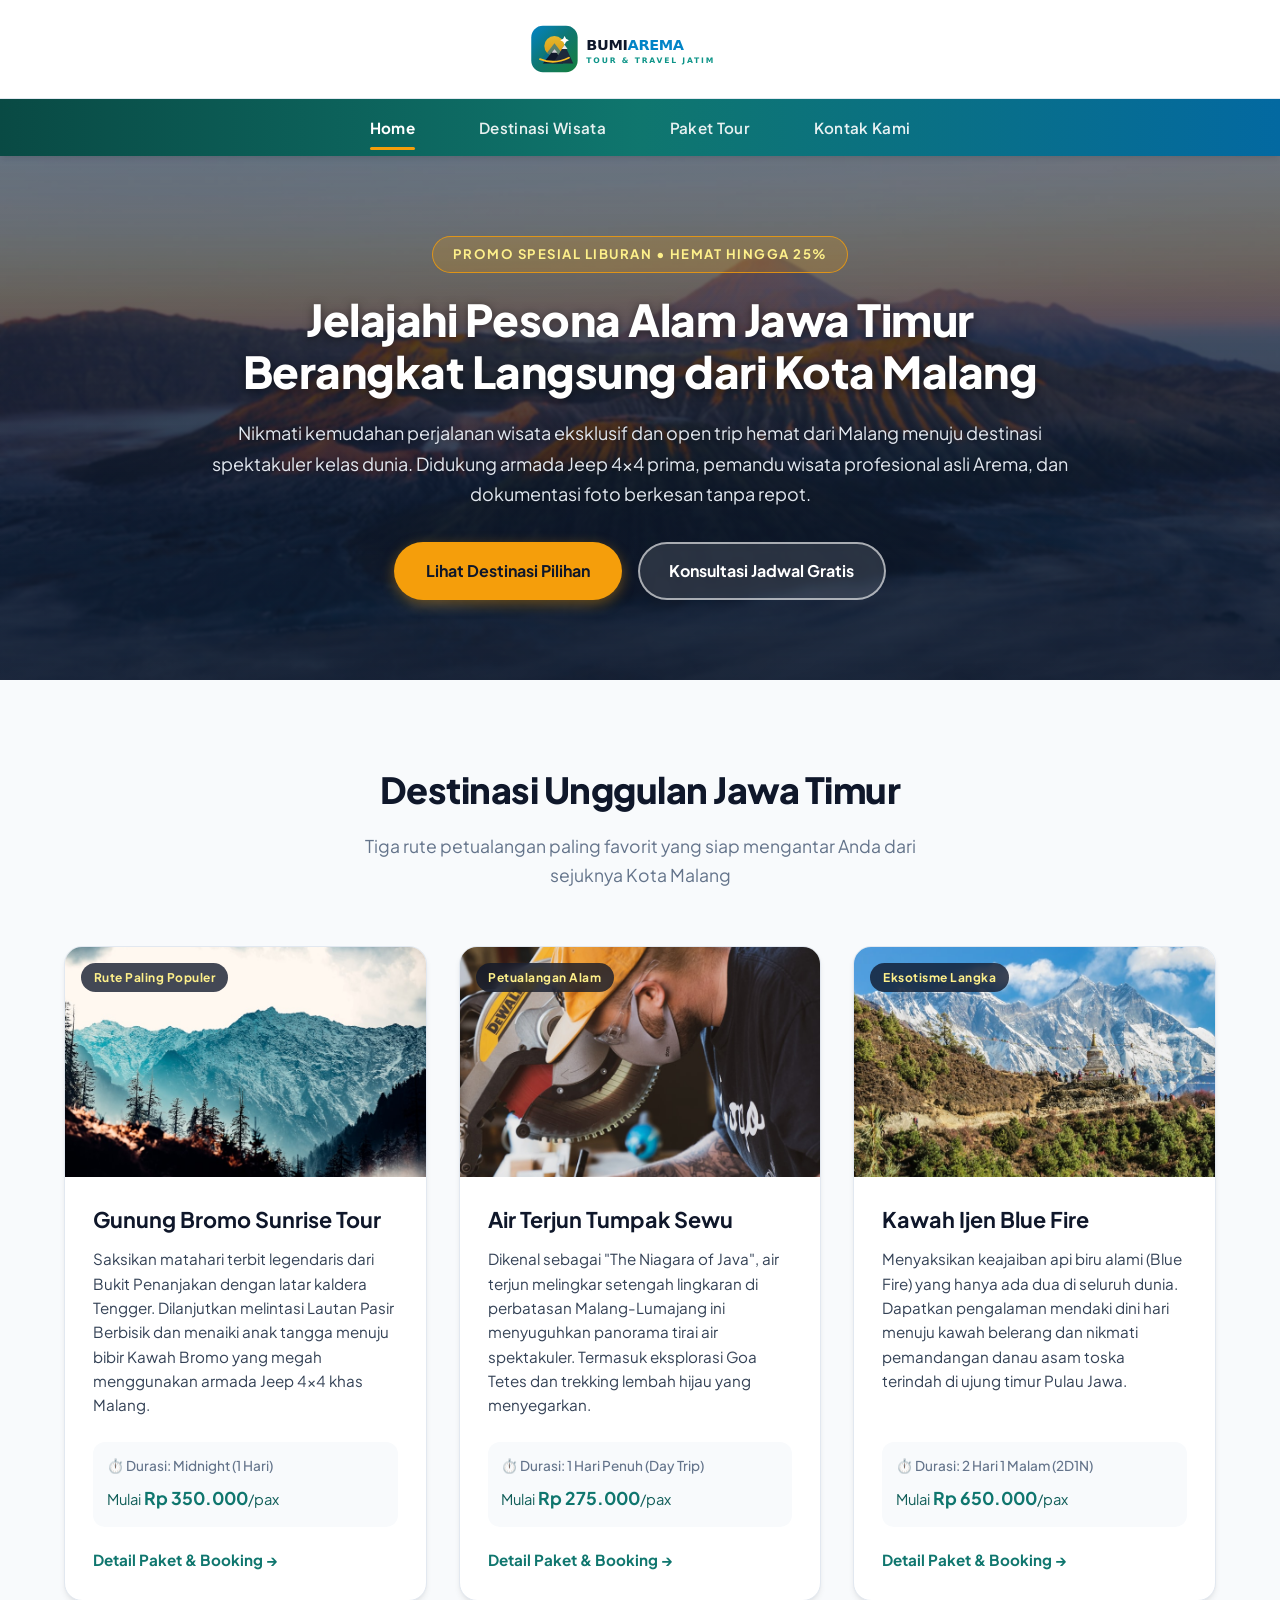
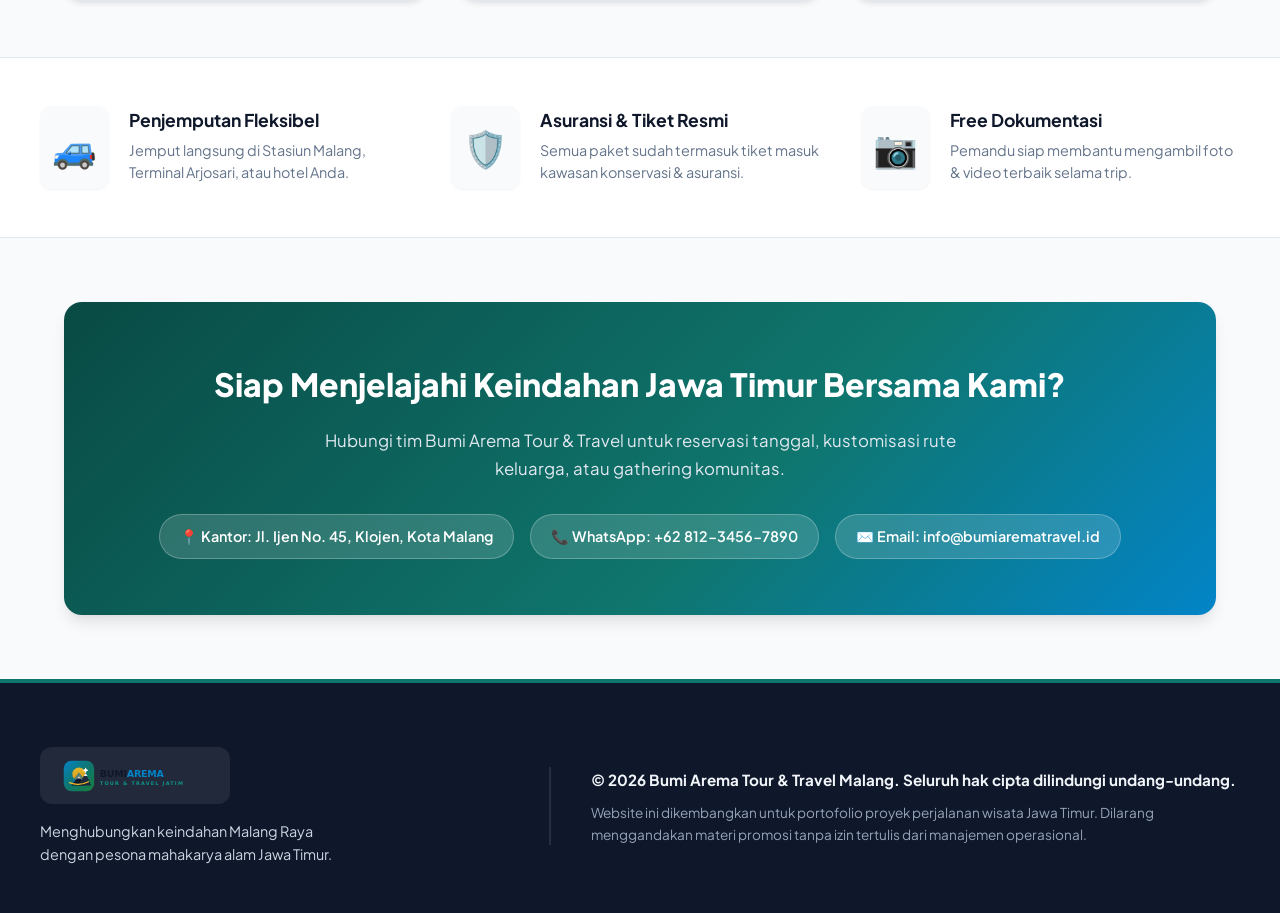
<file: index.html>
<!DOCTYPE html>
<html lang="id">
<head>
  <meta charset="UTF-8">
  <meta name="viewport" content="width=device-width, initial-scale=1.0">
  <meta name="description" content="Bumi Arema Tour & Travel - Agen perjalanan terpercaya dari Malang menuju destinasi wisata terbaik di Jawa Timur seperti Gunung Bromo, Air Terjun Tumpak Sewu, dan Kawah Ijen.">
  <meta name="keywords" content="travel malang, wisata jawa timur, paket tour bromo, tumpak sewu, kawah ijen, open trip malang">
  <meta name="author" content="Bumi Arema Tour & Travel">
  <title>Bumi Arema Tour & Travel | Petualangan Terbaik Jawa Timur dari Malang</title>
  
  <!-- Google Fonts: Plus Jakarta Sans -->
  <link rel="preconnect" href="https://fonts.googleapis.com">
  <link rel="preconnect" href="https://fonts.gstatic.com" crossorigin>
  <link href="https://fonts.googleapis.com/css2?family=Plus+Jakarta+Sans:wght@400;500;600;700;800&display=swap" rel="stylesheet">
  
  <!-- Stylesheet -->
  <link rel="stylesheet" href="style.css">
</head>
<body>

  <!-- ========================================================
       HEADER ELEMENT: Brand Logo and Title
       ======================================================== -->
  <header class="site-header">
    <div class="header-container">
      <a href="index.html" class="logo-link" aria-label="Bumi Arema Tour & Travel Home">
        <img src="images/logo.svg" alt="Logo Bumi Arema Tour & Travel" class="site-logo" width="280" height="70">
      </a>
    </div>
  </header>

  <!-- ========================================================
       NAV ELEMENT: Horizontal Navigation Menu with 4 Links
       ======================================================== -->
  <nav class="main-nav" aria-label="Navigasi Utama">
    <div class="nav-container">
      <ul class="nav-menu">
        <li class="nav-item"><a href="index.html" class="nav-link active">Home</a></li>
        <li class="nav-item"><a href="#destinasi" class="nav-link">Destinasi Wisata</a></li>
        <li class="nav-item"><a href="#paket" class="nav-link">Paket Tour</a></li>
        <li class="nav-item"><a href="#kontak" class="nav-link">Kontak Kami</a></li>
      </ul>
    </div>
  </nav>

  <!-- ========================================================
       MAIN ELEMENT: Promotional Banner & 3-Column Content
       ======================================================== -->
  <main class="site-main">

    <!-- Promotional Banner Section -->
    <section class="promo-banner" id="promo">
      <div class="promo-overlay"></div>
      <div class="promo-content">
        <span class="promo-badge">PROMO SPESIAL LIBURAN &bull; HEMAT HINGGA 25%</span>
        <h1 class="promo-title">Jelajahi Pesona Alam Jawa Timur Berangkat Langsung dari Kota Malang</h1>
        <p class="promo-description">
          Nikmati kemudahan perjalanan wisata eksklusif dan open trip hemat dari Malang menuju destinasi spektakuler kelas dunia. Didukung armada Jeep 4x4 prima, pemandu wisata profesional asli Arema, dan dokumentasi foto berkesan tanpa repot.
        </p>
        <div class="promo-actions">
          <a href="#destinasi" class="btn btn-primary">Lihat Destinasi Pilihan</a>
          <a href="#kontak" class="btn btn-secondary">Konsultasi Jadwal Gratis</a>
        </div>
      </div>
    </section>

    <!-- 3-Column Destinations Section -->
    <section class="destinations-section" id="destinasi">
      <div class="section-header">
        <h2 class="section-title">Destinasi Unggulan Jawa Timur</h2>
        <p class="section-subtitle">Tiga rute petualangan paling favorit yang siap mengantar Anda dari sejuknya Kota Malang</p>
      </div>

      <!-- 3 Columns Layout (Articles) -->
      <div class="destinations-grid">

        <!-- Column 1: Gunung Bromo -->
        <article class="destination-card">
          <div class="card-image-wrapper">
            <img src="images/bromo.jpg" alt="Pemandangan Sunrise dan Kawah Gunung Bromo dari Penanjakan" class="card-img" loading="lazy">
            <span class="card-tag">Rute Paling Populer</span>
          </div>
          <div class="card-body">
            <h3 class="card-title">Gunung Bromo Sunrise Tour</h3>
            <p class="card-text">
              Saksikan matahari terbit legendaris dari Bukit Penanjakan dengan latar kaldera Tengger. Dilanjutkan melintasi Lautan Pasir Berbisik dan menaiki anak tangga menuju bibir Kawah Bromo yang megah menggunakan armada Jeep 4x4 khas Malang.
            </p>
            <div class="card-meta">
              <span class="meta-duration">⏱️ Durasi: Midnight (1 Hari)</span>
              <span class="meta-price">Mulai <strong>Rp 350.000</strong>/pax</span>
            </div>
            <a href="#kontak" class="card-link">Detail Paket &amp; Booking &rarr;</a>
          </div>
        </article>

        <!-- Column 2: Air Terjun Tumpak Sewu -->
        <article class="destination-card">
          <div class="card-image-wrapper">
            <img src="images/tumpak-sewu.jpg" alt="Kemegahan Tirai Air Terjun Tumpak Sewu di Lembah Lumajang" class="card-img" loading="lazy">
            <span class="card-tag">Petualangan Alam</span>
          </div>
          <div class="card-body">
            <h3 class="card-title">Air Terjun Tumpak Sewu</h3>
            <p class="card-text">
              Dikenal sebagai "The Niagara of Java", air terjun melingkar setengah lingkaran di perbatasan Malang-Lumajang ini menyuguhkan panorama tirai air spektakuler. Termasuk eksplorasi Goa Tetes dan trekking lembah hijau yang menyegarkan.
            </p>
            <div class="card-meta">
              <span class="meta-duration">⏱️ Durasi: 1 Hari Penuh (Day Trip)</span>
              <span class="meta-price">Mulai <strong>Rp 275.000</strong>/pax</span>
            </div>
            <a href="#kontak" class="card-link">Detail Paket &amp; Booking &rarr;</a>
          </div>
        </article>

        <!-- Column 3: Kawah Ijen Blue Fire -->
        <article class="destination-card">
          <div class="card-image-wrapper">
            <img src="images/kawah-ijen.jpg" alt="Danau Kawah Ijen Berwarna Toska dan Fenomena Api Biru" class="card-img" loading="lazy">
            <span class="card-tag">Eksotisme Langka</span>
          </div>
          <div class="card-body">
            <h3 class="card-title">Kawah Ijen Blue Fire</h3>
            <p class="card-text">
              Menyaksikan keajaiban api biru alami (Blue Fire) yang hanya ada dua di seluruh dunia. Dapatkan pengalaman mendaki dini hari menuju kawah belerang dan nikmati pemandangan danau asam toska terindah di ujung timur Pulau Jawa.
            </p>
            <div class="card-meta">
              <span class="meta-duration">⏱️ Durasi: 2 Hari 1 Malam (2D1N)</span>
              <span class="meta-price">Mulai <strong>Rp 650.000</strong>/pax</span>
            </div>
            <a href="#kontak" class="card-link">Detail Paket &amp; Booking &rarr;</a>
          </div>
        </article>

      </div>
    </section>

    <!-- Additional info / features section for rich UX -->
    <section class="features-section" id="paket">
      <div class="features-container">
        <div class="feature-item">
          <div class="feature-icon">🚙</div>
          <div class="feature-content">
            <h4>Penjemputan Fleksibel</h4>
            <p>Jemput langsung di Stasiun Malang, Terminal Arjosari, atau hotel Anda.</p>
          </div>
        </div>
        <div class="feature-item">
          <div class="feature-icon">🛡️</div>
          <div class="feature-content">
            <h4>Asuransi &amp; Tiket Resmi</h4>
            <p>Semua paket sudah termasuk tiket masuk kawasan konservasi &amp; asuransi.</p>
          </div>
        </div>
        <div class="feature-item">
          <div class="feature-icon">📷</div>
          <div class="feature-content">
            <h4>Free Dokumentasi</h4>
            <p>Pemandu siap membantu mengambil foto &amp; video terbaik selama trip.</p>
          </div>
        </div>
      </div>
    </section>

    <!-- Contact section banner -->
    <section class="contact-cta-section" id="kontak">
      <div class="contact-cta-card">
        <h3>Siap Menjelajahi Keindahan Jawa Timur Bersama Kami?</h3>
        <p>Hubungi tim Bumi Arema Tour &amp; Travel untuk reservasi tanggal, kustomisasi rute keluarga, atau gathering komunitas.</p>
        <div class="contact-info-pills">
          <span class="pill">📍 Kantor: Jl. Ijen No. 45, Klojen, Kota Malang</span>
          <span class="pill">📞 WhatsApp: +62 812-3456-7890</span>
          <span class="pill">✉️ Email: info@bumiarematravel.id</span>
        </div>
      </div>
    </section>

  </main>

  <!-- ========================================================
       FOOTER ELEMENT: Split into Two Columns
       Column 1 (Left): Smaller version of client logo
       Column 2 (Right): Copyright information
       ======================================================== -->
  <footer class="site-footer">
    <div class="footer-container">
      
      <!-- Column 1: Smaller Version of Client Logo -->
      <div class="footer-col-logo">
        <a href="index.html" class="footer-logo-link" aria-label="Kembali ke halaman utama">
          <img src="images/logo.svg" alt="Logo Bumi Arema Tour & Travel Versi Footer" class="footer-logo" width="180" height="45">
        </a>
        <p class="footer-tagline">Menghubungkan keindahan Malang Raya dengan pesona mahakarya alam Jawa Timur.</p>
      </div>

      <!-- Column 2: Copyright Information -->
      <div class="footer-col-copyright">
        <p class="copyright-title">&copy; 2026 Bumi Arema Tour &amp; Travel Malang. Seluruh hak cipta dilindungi undang-undang.</p>
        <p class="copyright-legal">
          Website ini dikembangkan untuk portofolio proyek perjalanan wisata Jawa Timur. Dilarang menggandakan materi promosi tanpa izin tertulis dari manajemen operasional.
        </p>
      </div>

    </div>
  </footer>

</body>
</html>
</file>
<file: style.css>
/* ==========================================================================
   Bumi Arema Tour & Travel - Master Stylesheet (style.css)
   Complies with Coursera Front-End Assessment Criteria
   Layout: Flexbox & CSS Grid
   ========================================================================== */

/* --------------------------------------------------------------------------
   1. CSS Custom Properties (Variables) & Design Tokens
   -------------------------------------------------------------------------- */
:root {
  /* Color Palette */
  --color-primary: #0f766e;        /* Deep Emerald Teal */
  --color-primary-dark: #115e59;
  --color-primary-light: #14b8a6;
  --color-accent: #f59e0b;         /* Sunrise Amber / Gold */
  --color-accent-hover: #d97706;
  --color-sky: #0284c7;            /* Azure / Bromo Sky Blue */
  --color-dark: #0f172a;           /* Slate Navy */
  --color-text-main: #334155;      /* Slate text */
  --color-text-muted: #64748b;     /* Muted secondary text */
  --color-bg-light: #f8fafc;       /* Clean subtle off-white background */
  --color-white: #ffffff;
  --color-card-border: #e2e8f0;

  /* Typography */
  --font-family: 'Plus Jakarta Sans', -apple-system, BlinkMacSystemFont, 'Segoe UI', Roboto, Helvetica, Arial, sans-serif;

  /* Shadows */
  --shadow-sm: 0 1px 2px 0 rgba(0, 0, 0, 0.05);
  --shadow-md: 0 4px 6px -1px rgba(0, 0, 0, 0.08), 0 2px 4px -2px rgba(0, 0, 0, 0.05);
  --shadow-lg: 0 10px 15px -3px rgba(0, 0, 0, 0.1), 0 4px 6px -4px rgba(0, 0, 0, 0.05);
  --shadow-hover: 0 20px 25px -5px rgba(15, 118, 110, 0.12), 0 8px 10px -6px rgba(0, 0, 0, 0.06);

  /* Transitions */
  --transition-fast: 0.2s ease-in-out;
  --transition-normal: 0.3s cubic-bezier(0.4, 0, 0.2, 1);

  /* Border Radius */
  --radius-sm: 6px;
  --radius-md: 12px;
  --radius-lg: 18px;
  --radius-full: 9999px;
}

/* --------------------------------------------------------------------------
   2. Reset & Base Styles
   -------------------------------------------------------------------------- */
*,
*::before,
*::after {
  box-sizing: border-box;
  margin: 0;
  padding: 0;
}

html {
  scroll-behavior: smooth;
  font-size: 16px;
}

body {
  font-family: var(--font-family);
  background-color: var(--color-bg-light);
  color: var(--color-text-main);
  line-height: 1.65;
  -webkit-font-smoothing: antialiased;
}

img {
  max-width: 100%;
  height: auto;
  display: block;
}

a {
  color: inherit;
  text-decoration: none;
  transition: color var(--transition-fast);
}

/* --------------------------------------------------------------------------
   3. Header Element: Logo Section (Flexbox)
   -------------------------------------------------------------------------- */
.site-header {
  background-color: var(--color-white);
  border-bottom: 1px solid var(--color-card-border);
  padding: 1.25rem 1.5rem;
  box-shadow: var(--shadow-sm);
  position: relative;
  z-index: 20;
}

.header-container {
  max-width: 1200px;
  margin: 0 auto;
  display: flex;
  justify-content: center;
  align-items: center;
}

.logo-link {
  display: inline-block;
  transition: transform var(--transition-normal), opacity var(--transition-fast);
}

.logo-link:hover {
  transform: translateY(-1px) scale(1.02);
  opacity: 0.95;
}

.logo-link:focus-visible {
  outline: 2px solid var(--color-primary);
  outline-offset: 4px;
  border-radius: var(--radius-sm);
}

.site-logo {
  height: 58px;
  width: auto;
  object-fit: contain;
}

/* --------------------------------------------------------------------------
   4. Nav Element: Horizontal Menu (Flexbox with 4 links)
   -------------------------------------------------------------------------- */
.main-nav {
  background: linear-gradient(90deg, #094a44 0%, var(--color-primary) 50%, #0369a1 100%);
  position: sticky;
  top: 0;
  z-index: 30;
  box-shadow: var(--shadow-md);
}

.nav-container {
  max-width: 1200px;
  margin: 0 auto;
  padding: 0 1.5rem;
}

.nav-menu {
  list-style: none;
  display: flex;
  justify-content: center;
  align-items: center;
  gap: 1.5rem;
  flex-wrap: wrap;
}

.nav-item {
  display: inline-flex;
}

.nav-link {
  display: inline-block;
  padding: 1rem 1.25rem;
  color: rgba(255, 255, 255, 0.9);
  font-weight: 600;
  font-size: 0.95rem;
  letter-spacing: 0.3px;
  position: relative;
  transition: color var(--transition-fast), transform var(--transition-fast);
}

/* Animated Underline Effect on Nav Link Hover */
.nav-link::after {
  content: '';
  position: absolute;
  bottom: 6px;
  left: 1.25rem;
  right: 1.25rem;
  height: 3px;
  background-color: var(--color-accent);
  border-radius: 2px;
  transform: scaleX(0);
  transform-origin: center;
  transition: transform var(--transition-normal);
}

.nav-link:hover {
  color: #ffffff;
  transform: translateY(-1px);
}

.nav-link:hover::after,
.nav-link.active::after {
  transform: scaleX(1);
}

.nav-link.active {
  color: #ffffff;
  font-weight: 700;
}

.nav-link:focus-visible {
  outline: 2px solid var(--color-accent);
  outline-offset: -2px;
  border-radius: var(--radius-sm);
}

/* --------------------------------------------------------------------------
   5. Main Element & Promotional Banner
   -------------------------------------------------------------------------- */
.site-main {
  display: block;
}

/* Hero Promotional Banner */
.promo-banner {
  position: relative;
  min-height: 480px;
  display: flex;
  align-items: center;
  justify-content: center;
  text-align: center;
  background: url('images/hero-promo.jpg') no-repeat center center / cover;
  padding: 5rem 1.5rem;
  color: var(--color-white);
  overflow: hidden;
}

/* Gradient Overlay for high text readability */
.promo-overlay {
  position: absolute;
  inset: 0;
  background: linear-gradient(180deg, rgba(15, 23, 42, 0.55) 0%, rgba(15, 23, 42, 0.85) 100%);
  backdrop-filter: blur(1px);
}

.promo-content {
  position: relative;
  z-index: 10;
  max-width: 860px;
  margin: 0 auto;
}

.promo-badge {
  display: inline-block;
  background: rgba(245, 158, 11, 0.2);
  border: 1px solid rgba(245, 158, 11, 0.8);
  color: #fef08a;
  padding: 0.4rem 1.2rem;
  border-radius: var(--radius-full);
  font-size: 0.82rem;
  font-weight: 700;
  letter-spacing: 1.5px;
  margin-bottom: 1.25rem;
  text-transform: uppercase;
}

.promo-title {
  font-size: 2.75rem;
  font-weight: 800;
  line-height: 1.2;
  margin-bottom: 1.25rem;
  letter-spacing: -0.5px;
  text-shadow: 0 2px 10px rgba(0, 0, 0, 0.5);
}

.promo-description {
  font-size: 1.125rem;
  line-height: 1.7;
  color: #e2e8f0;
  margin-bottom: 2rem;
  text-shadow: 0 1px 4px rgba(0, 0, 0, 0.4);
}

.promo-actions {
  display: flex;
  gap: 1rem;
  justify-content: center;
  align-items: center;
  flex-wrap: wrap;
}

/* Buttons Styling & Hover Effects */
.btn {
  display: inline-flex;
  align-items: center;
  justify-content: center;
  padding: 0.875rem 1.85rem;
  border-radius: var(--radius-full);
  font-size: 1rem;
  font-weight: 700;
  cursor: pointer;
  transition: all var(--transition-normal);
  border: 2px solid transparent;
}

.btn-primary {
  background-color: var(--color-accent);
  color: #0f172a;
  box-shadow: 0 4px 14px rgba(245, 158, 11, 0.4);
}

.btn-primary:hover {
  background-color: #fbbf24;
  transform: translateY(-2px);
  box-shadow: 0 6px 20px rgba(245, 158, 11, 0.55);
}

.btn-primary:active {
  transform: translateY(0);
}

.btn-secondary {
  background-color: rgba(255, 255, 255, 0.12);
  color: #ffffff;
  border-color: rgba(255, 255, 255, 0.6);
  backdrop-filter: blur(4px);
}

.btn-secondary:hover {
  background-color: #ffffff;
  color: var(--color-dark);
  border-color: #ffffff;
  transform: translateY(-2px);
}

.btn:focus-visible {
  outline: 3px solid #ffffff;
  outline-offset: 3px;
}

/* --------------------------------------------------------------------------
   6. 3-Column Destinations Section (CSS Grid / Flexbox)
   -------------------------------------------------------------------------- */
.destinations-section {
  max-width: 1200px;
  margin: 0 auto;
  padding: 5rem 1.5rem 3.5rem;
}

.section-header {
  text-align: center;
  margin-bottom: 3.5rem;
}

.section-title {
  font-size: 2.25rem;
  font-weight: 800;
  color: var(--color-dark);
  letter-spacing: -0.5px;
  margin-bottom: 0.75rem;
}

.section-subtitle {
  font-size: 1.1rem;
  color: var(--color-text-muted);
  max-width: 620px;
  margin: 0 auto;
}

/* 3-Column Grid Container */
.destinations-grid {
  display: grid;
  grid-template-columns: repeat(3, 1fr);
  gap: 2rem;
  align-items: stretch;
}

/* Destination Card Component */
.destination-card {
  background-color: var(--color-white);
  border-radius: var(--radius-lg);
  border: 1px solid var(--color-card-border);
  box-shadow: var(--shadow-md);
  display: flex;
  flex-direction: column;
  overflow: hidden;
  transition: transform var(--transition-normal), box-shadow var(--transition-normal), border-color var(--transition-fast);
}

.destination-card:hover {
  transform: translateY(-8px);
  box-shadow: var(--shadow-hover);
  border-color: var(--color-primary-light);
}

/* Card Image & Zoom Effect */
.card-image-wrapper {
  position: relative;
  overflow: hidden;
  height: 230px;
  background-color: #cbd5e1;
}

.card-img {
  width: 100%;
  height: 100%;
  object-fit: cover;
  transition: transform 0.5s cubic-bezier(0.4, 0, 0.2, 1);
}

.destination-card:hover .card-img {
  transform: scale(1.08);
}

.card-tag {
  position: absolute;
  top: 1rem;
  left: 1rem;
  background-color: rgba(15, 23, 42, 0.78);
  color: #fef08a;
  padding: 0.3rem 0.8rem;
  border-radius: var(--radius-full);
  font-size: 0.75rem;
  font-weight: 700;
  letter-spacing: 0.5px;
  backdrop-filter: blur(4px);
}

/* Card Content Body */
.card-body {
  padding: 1.75rem;
  display: flex;
  flex-direction: column;
  flex-grow: 1;
}

.card-title {
  font-size: 1.35rem;
  font-weight: 700;
  color: var(--color-dark);
  margin-bottom: 0.85rem;
  line-height: 1.35;
}

.card-text {
  font-size: 0.95rem;
  color: var(--color-text-main);
  line-height: 1.6;
  margin-bottom: 1.5rem;
  flex-grow: 1;
}

.card-meta {
  display: flex;
  flex-direction: column;
  gap: 0.4rem;
  padding: 0.85rem;
  background-color: var(--color-bg-light);
  border-radius: var(--radius-md);
  margin-bottom: 1.25rem;
  font-size: 0.85rem;
}

.meta-duration {
  color: var(--color-text-muted);
  font-weight: 500;
}

.meta-price {
  color: var(--color-primary-dark);
  font-size: 0.92rem;
}

.meta-price strong {
  font-size: 1.1rem;
  color: var(--color-primary);
}

.card-link {
  display: inline-flex;
  align-items: center;
  font-weight: 700;
  font-size: 0.95rem;
  color: var(--color-primary);
  margin-top: auto;
  transition: color var(--transition-fast), transform var(--transition-fast);
}

.card-link:hover {
  color: var(--color-accent-hover);
  transform: translateX(4px);
}

.card-link:focus-visible {
  outline: 2px solid var(--color-primary);
  outline-offset: 2px;
  border-radius: var(--radius-sm);
}

/* --------------------------------------------------------------------------
   7. Value Proposition & Features Section (Flexbox)
   -------------------------------------------------------------------------- */
.features-section {
  background-color: var(--color-white);
  border-top: 1px solid var(--color-card-border);
  border-bottom: 1px solid var(--color-card-border);
  padding: 3rem 1.5rem;
}

.features-container {
  max-width: 1200px;
  margin: 0 auto;
  display: flex;
  justify-content: space-between;
  gap: 2rem;
  flex-wrap: wrap;
}

.feature-item {
  flex: 1 1 280px;
  display: flex;
  align-items: flex-start;
  gap: 1.25rem;
}

.feature-icon {
  font-size: 2.25rem;
  background: var(--color-bg-light);
  padding: 0.75rem;
  border-radius: var(--radius-md);
  box-shadow: var(--shadow-sm);
}

.feature-content h4 {
  font-size: 1.1rem;
  font-weight: 700;
  color: var(--color-dark);
  margin-bottom: 0.35rem;
}

.feature-content p {
  font-size: 0.9rem;
  color: var(--color-text-muted);
  line-height: 1.5;
}

/* --------------------------------------------------------------------------
   8. Contact CTA Section
   -------------------------------------------------------------------------- */
.contact-cta-section {
  max-width: 1200px;
  margin: 4rem auto;
  padding: 0 1.5rem;
}

.contact-cta-card {
  background: linear-gradient(135deg, #094a44 0%, var(--color-primary) 60%, #0284c7 100%);
  color: var(--color-white);
  padding: 3.5rem 2.5rem;
  border-radius: var(--radius-lg);
  text-align: center;
  box-shadow: var(--shadow-lg);
}

.contact-cta-card h3 {
  font-size: 2rem;
  font-weight: 800;
  margin-bottom: 1rem;
}

.contact-cta-card p {
  font-size: 1.05rem;
  max-width: 680px;
  margin: 0 auto 2rem;
  color: #e2e8f0;
}

.contact-info-pills {
  display: flex;
  justify-content: center;
  gap: 1rem;
  flex-wrap: wrap;
}

.contact-info-pills .pill {
  background: rgba(255, 255, 255, 0.15);
  backdrop-filter: blur(8px);
  padding: 0.6rem 1.25rem;
  border-radius: var(--radius-full);
  font-size: 0.9rem;
  font-weight: 600;
  border: 1px solid rgba(255, 255, 255, 0.25);
  transition: background var(--transition-fast), transform var(--transition-fast);
}

.contact-info-pills .pill:hover {
  background: rgba(255, 255, 255, 0.28);
  transform: translateY(-2px);
}

/* --------------------------------------------------------------------------
   9. Footer Element: Two Columns (Coursera Requirement)
   Column 1: Smaller Version of Client Logo
   Column 2: Copywriting & Legal Information
   -------------------------------------------------------------------------- */
.site-footer {
  background-color: var(--color-dark);
  color: #94a3b8;
  padding: 4rem 1.5rem 3rem;
  border-top: 4px solid var(--color-primary);
}

.footer-container {
  max-width: 1200px;
  margin: 0 auto;
  display: grid;
  grid-template-columns: 1fr 1.5fr;
  gap: 3rem;
  align-items: center;
}

/* Left Column: Smaller Logo & Tagline */
.footer-col-logo {
  display: flex;
  flex-direction: column;
  gap: 1rem;
}

.footer-logo-link {
  display: inline-block;
  background-color: rgba(255, 255, 255, 0.08);
  padding: 0.6rem 1.2rem;
  border-radius: var(--radius-md);
  width: fit-content;
  transition: background-color var(--transition-fast), transform var(--transition-fast);
}

.footer-logo-link:hover {
  background-color: rgba(255, 255, 255, 0.18);
  transform: translateY(-2px);
}

.footer-logo-link:focus-visible {
  outline: 2px solid var(--color-accent);
  outline-offset: 3px;
}

.footer-logo {
  height: 38px;
  width: auto;
  object-fit: contain;
}

.footer-tagline {
  font-size: 0.9rem;
  color: #cbd5e1;
  max-width: 320px;
  line-height: 1.55;
}

/* Right Column: Copyright & Info */
.footer-col-copyright {
  display: flex;
  flex-direction: column;
  gap: 0.6rem;
  border-left: 2px solid rgba(255, 255, 255, 0.1);
  padding-left: 2.5rem;
}

.copyright-title {
  font-size: 0.95rem;
  font-weight: 700;
  color: #f1f5f9;
}

.copyright-legal {
  font-size: 0.85rem;
  color: #94a3b8;
  line-height: 1.6;
}

/* --------------------------------------------------------------------------
   10. Responsive Design (@media queries)
   -------------------------------------------------------------------------- */
/* Tablet Breakpoint */
@media screen and (max-width: 992px) {
  .promo-title {
    font-size: 2.25rem;
  }

  .destinations-grid {
    grid-template-columns: repeat(2, 1fr);
  }

  .destinations-grid .destination-card:last-child {
    grid-column: span 2;
    max-width: 580px;
    margin: 0 auto;
    width: 100%;
  }

  .footer-container {
    grid-template-columns: 1fr;
    gap: 2rem;
  }

  .footer-col-copyright {
    border-left: none;
    border-top: 1px solid rgba(255, 255, 255, 0.1);
    padding-left: 0;
    padding-top: 1.5rem;
  }
}

/* Mobile Breakpoint */
@media screen and (max-width: 640px) {
  .site-header {
    padding: 1rem;
  }

  .site-logo {
    height: 48px;
  }

  .nav-menu {
    gap: 0.5rem;
  }

  .nav-link {
    padding: 0.75rem 0.75rem;
    font-size: 0.85rem;
  }

  .promo-banner {
    padding: 3.5rem 1rem;
    min-height: 420px;
  }

  .promo-title {
    font-size: 1.75rem;
  }

  .promo-description {
    font-size: 0.98rem;
  }

  .promo-actions {
    flex-direction: column;
    width: 100%;
  }

  .btn {
    width: 100%;
  }

  .destinations-section {
    padding: 3.5rem 1rem 2.5rem;
  }

  .destinations-grid {
    grid-template-columns: 1fr;
  }

  .destinations-grid .destination-card:last-child {
    grid-column: auto;
    max-width: none;
  }

  .contact-cta-card {
    padding: 2.5rem 1.25rem;
  }

  .contact-cta-card h3 {
    font-size: 1.5rem;
  }

  .contact-info-pills {
    flex-direction: column;
  }

  .contact-info-pills .pill {
    width: 100%;
  }
}
</file>
